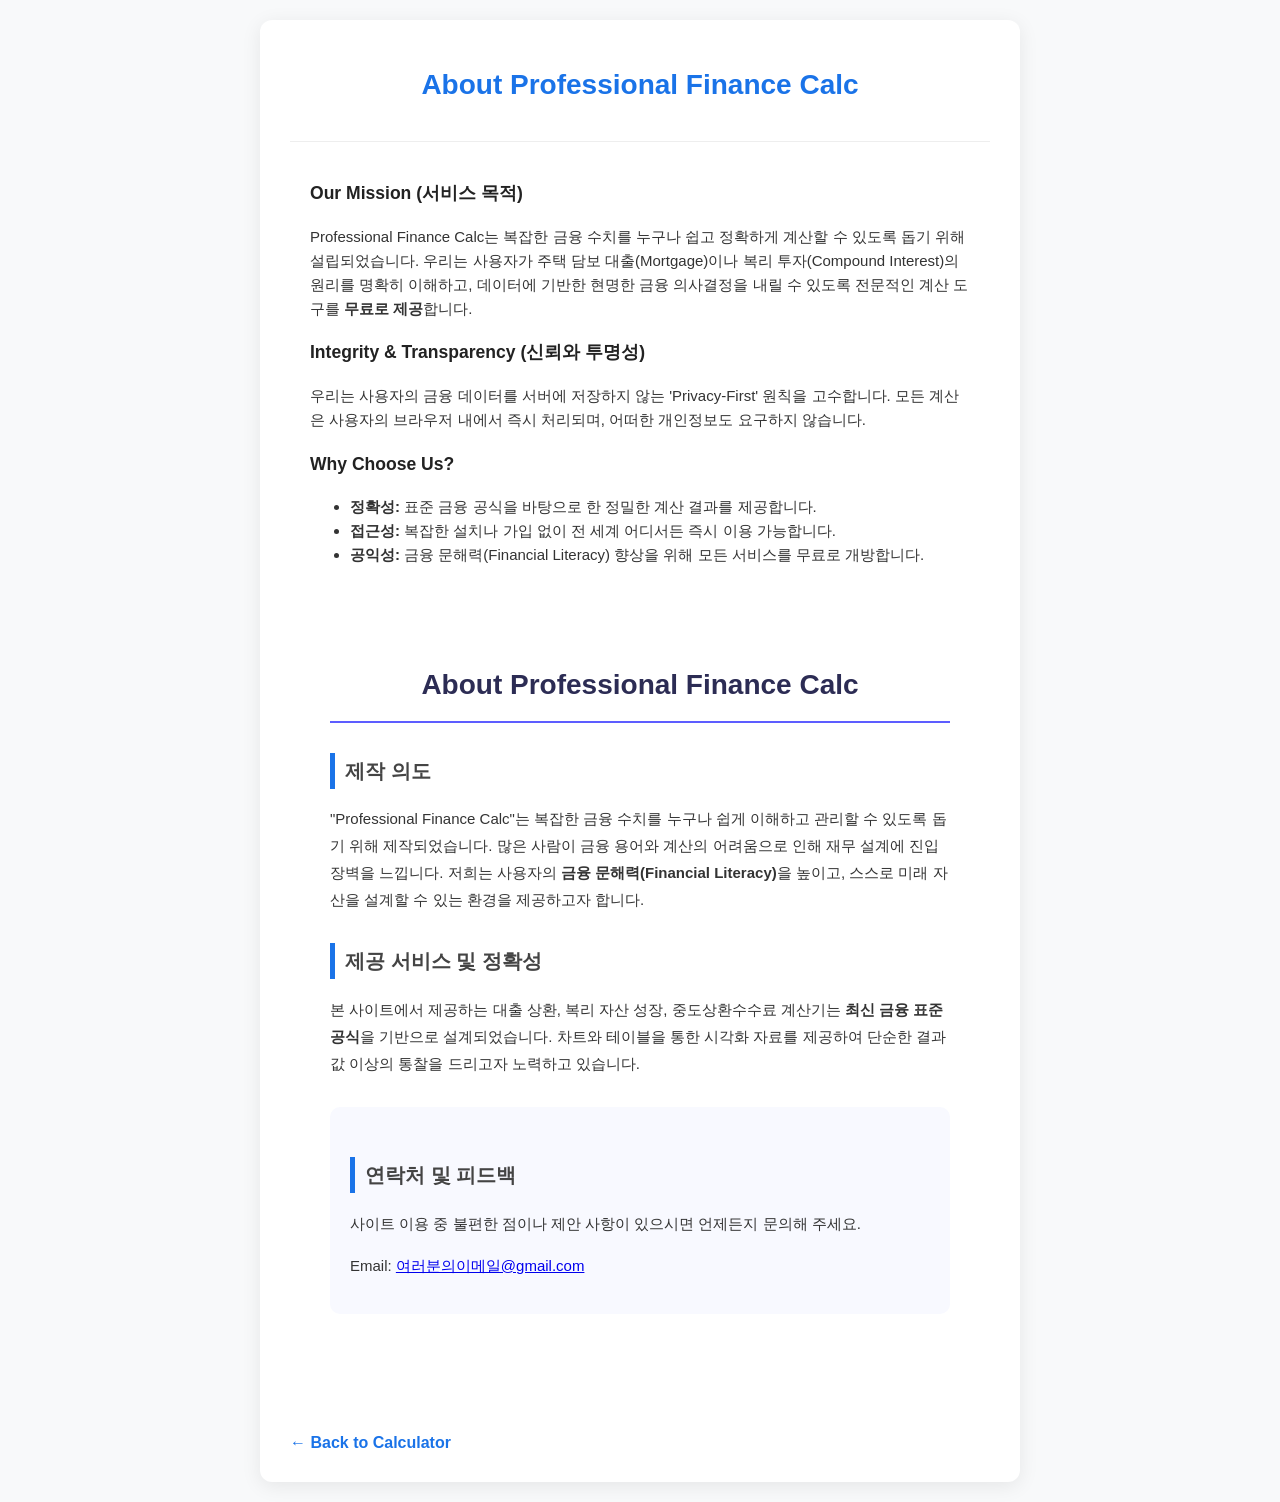
<file: about.html>
<!DOCTYPE html>
<html lang="ko">
<head>
    <meta charset="UTF-8">
    <meta name="viewport" content="width=device-width, initial-scale=1.0">
    <title>About Us | Professional Finance Calc</title>
    <link rel="stylesheet" href="style.css">
</head>
<body>
    <div class="container">
        <h1>About Professional Finance Calc</h1>
        
        <section class="info-section" style="text-align: left;">
            <h3> Our Mission (서비스 목적)</h3>
            <p>
                Professional Finance Calc는 복잡한 금융 수치를 누구나 쉽고 정확하게 계산할 수 있도록 돕기 위해 설립되었습니다. 
                우리는 사용자가 주택 담보 대출(Mortgage)이나 복리 투자(Compound Interest)의 원리를 명확히 이해하고, 
                데이터에 기반한 현명한 금융 의사결정을 내릴 수 있도록 전문적인 계산 도구를 <strong>무료로 제공</strong>합니다.
            </p>

            <h3> Integrity & Transparency (신뢰와 투명성)</h3>
            <p>
                우리는 사용자의 금융 데이터를 서버에 저장하지 않는 'Privacy-First' 원칙을 고수합니다. 
                모든 계산은 사용자의 브라우저 내에서 즉시 처리되며, 어떠한 개인정보도 요구하지 않습니다.
            </p>

            <h3> Why Choose Us?</h3>
            <ul>
                <li><strong>정확성:</strong> 표준 금융 공식을 바탕으로 한 정밀한 계산 결과를 제공합니다.</li>
                <li><strong>접근성:</strong> 복잡한 설치나 가입 없이 전 세계 어디서든 즉시 이용 가능합니다.</li>
                <li><strong>공익성:</strong> 금융 문해력(Financial Literacy) 향상을 위해 모든 서비스를 무료로 개방합니다.</li>
            </ul>

            <main style="max-width: 800px; margin: 50px auto; padding: 20px; line-height: 1.8;">
    <h1 style="color: #2c2c54; border-bottom: 2px solid #5d5dff; padding-bottom: 10px;">About Professional Finance Calc</h1>
    
    <section style="margin-top: 30px;">
        <h2>제작 의도</h2>
        <p>
            "Professional Finance Calc"는 복잡한 금융 수치를 누구나 쉽게 이해하고 관리할 수 있도록 돕기 위해 제작되었습니다. 
            많은 사람이 금융 용어와 계산의 어려움으로 인해 재무 설계에 진입 장벽을 느낍니다. 
            저희는 사용자의 <strong>금융 문해력(Financial Literacy)</strong>을 높이고, 스스로 미래 자산을 설계할 수 있는 환경을 제공하고자 합니다.
        </p>
    </section>

    <section style="margin-top: 30px;">
        <h2>제공 서비스 및 정확성</h2>
        <p>
            본 사이트에서 제공하는 대출 상환, 복리 자산 성장, 중도상환수수료 계산기는 <strong>최신 금융 표준 공식</strong>을 기반으로 설계되었습니다. 
            차트와 테이블을 통한 시각화 자료를 제공하여 단순한 결과값 이상의 통찰을 드리고자 노력하고 있습니다.
        </p>
    </section>

    <section style="margin-top: 30px; background: #f8f9ff; padding: 20px; border-radius: 10px;">
        <h2>연락처 및 피드백</h2>
        <p>사이트 이용 중 불편한 점이나 제안 사항이 있으시면 언제든지 문의해 주세요.</p>
        <p>Email: <a href="mailto:여러분의이메일@gmail.com">여러분의이메일@gmail.com</a></p>
    </section>
</main>
        </section>

        <footer style="margin-top: 30px;">
            <a href="index.html" style="color: #1a73e8; text-decoration: none; font-weight: bold;">← Back to Calculator</a>
        </footer>
    </div>
</body>
</html>
</file>
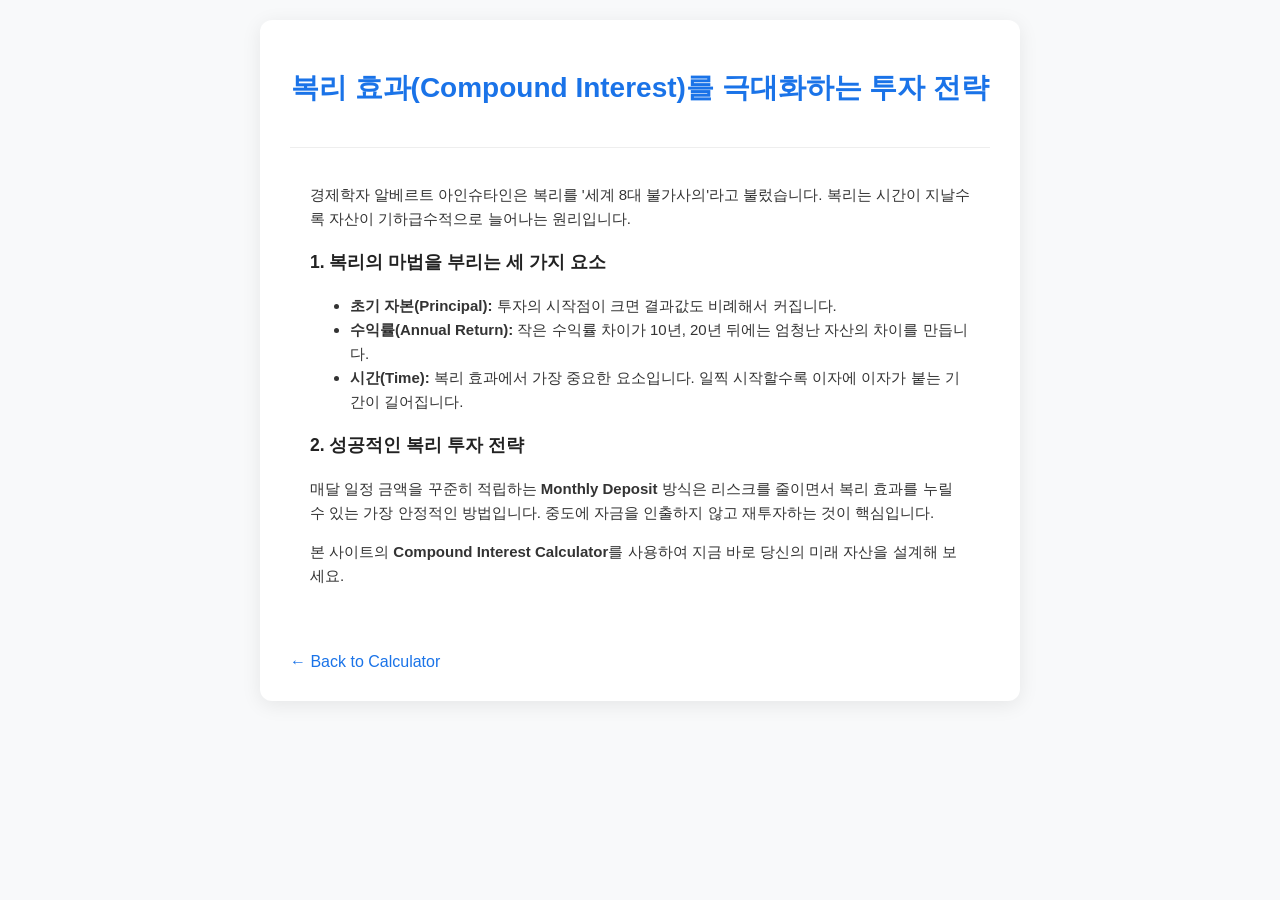
<file: compound-strategy.html>
<!DOCTYPE html>
<html lang="ko">
<head>
    <meta charset="UTF-8">
    <title>Compound Interest Strategy | Professional Finance Calc</title>
    <link rel="stylesheet" href="style.css">
</head>
<body>
    <div class="container">
        <h1>복리 효과(Compound Interest)를 극대화하는 투자 전략</h1>
        <article class="info-section" style="text-align: left;">
            <p>경제학자 알베르트 아인슈타인은 복리를 '세계 8대 불가사의'라고 불렀습니다. 복리는 시간이 지날수록 자산이 기하급수적으로 늘어나는 원리입니다.</p>
            
            <h3>1. 복리의 마법을 부리는 세 가지 요소</h3>
            <ul>
                <li><strong>초기 자본(Principal):</strong> 투자의 시작점이 크면 결과값도 비례해서 커집니다.</li>
                <li><strong>수익률(Annual Return):</strong> 작은 수익률 차이가 10년, 20년 뒤에는 엄청난 자산의 차이를 만듭니다.</li>
                <li><strong>시간(Time):</strong> 복리 효과에서 가장 중요한 요소입니다. 일찍 시작할수록 이자에 이자가 붙는 기간이 길어집니다.</li>
            </ul>

            <h3>2. 성공적인 복리 투자 전략</h3>
            <p>매달 일정 금액을 꾸준히 적립하는 <strong>Monthly Deposit</strong> 방식은 리스크를 줄이면서 복리 효과를 누릴 수 있는 가장 안정적인 방법입니다. 중도에 자금을 인출하지 않고 재투자하는 것이 핵심입니다.</p>
            
            <p>본 사이트의 <strong>Compound Interest Calculator</strong>를 사용하여 지금 바로 당신의 미래 자산을 설계해 보세요.</p>
        </article>
        <footer style="margin-top: 30px;">
            <a href="index.html" style="color: #1a73e8; text-decoration: none;">← Back to Calculator</a>
        </footer>
    </div>
</body>
</html>
</file>
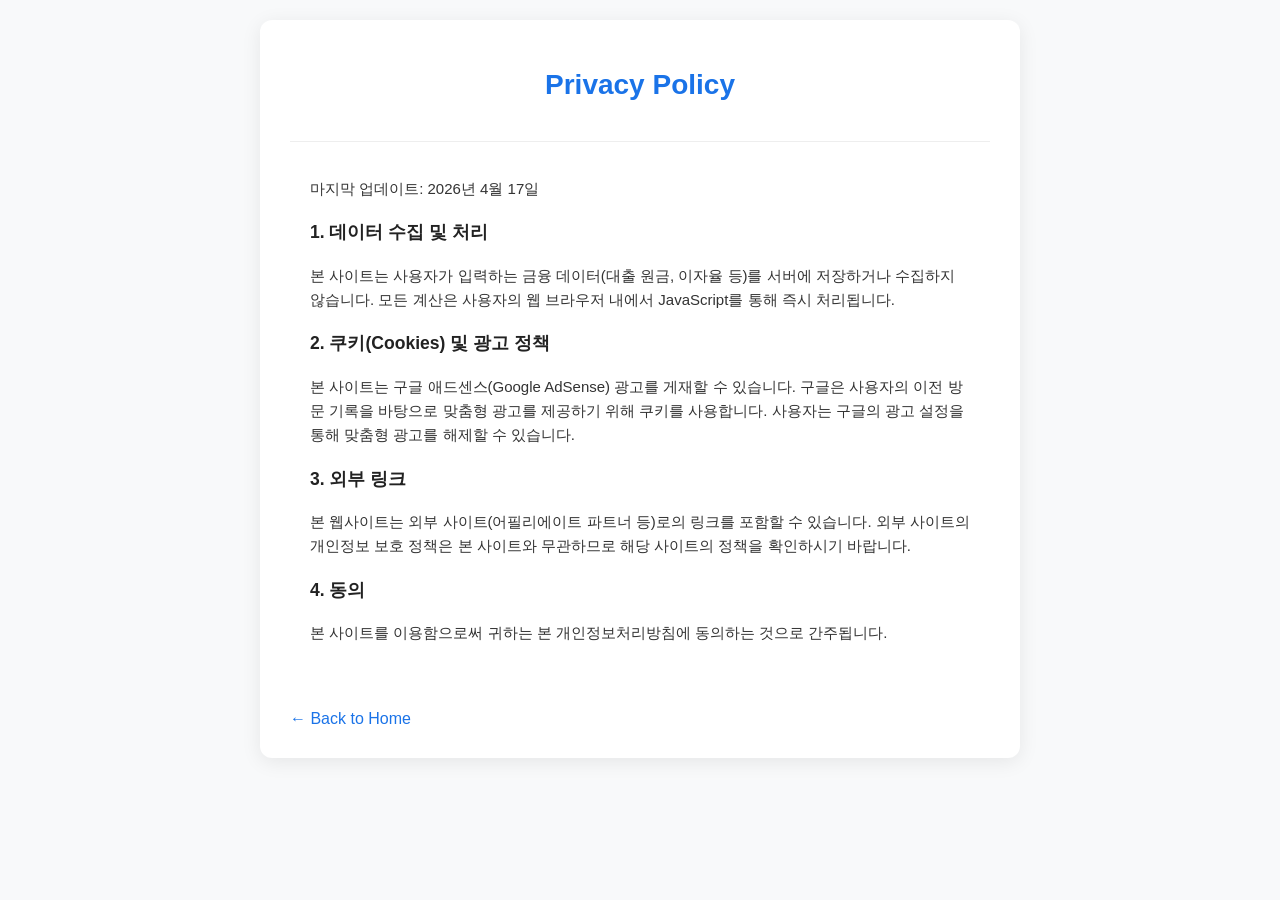
<file: privacy.html>
<!DOCTYPE html>
<html lang="ko">
<head>
    <meta charset="UTF-8">
    <title>Privacy Policy | Professional Finance Calc</title>
    <link rel="stylesheet" href="style.css">
</head>
<body>
    <div class="container">
        <h1>Privacy Policy</h1>
        <section class="info-section" style="text-align: left;">
            <p>마지막 업데이트: 2026년 4월 17일</p>
            
            <h3>1. 데이터 수집 및 처리</h3>
            <p>본 사이트는 사용자가 입력하는 금융 데이터(대출 원금, 이자율 등)를 서버에 저장하거나 수집하지 않습니다. 모든 계산은 사용자의 웹 브라우저 내에서 JavaScript를 통해 즉시 처리됩니다.</p>

            <h3>2. 쿠키(Cookies) 및 광고 정책</h3>
            <p>본 사이트는 구글 애드센스(Google AdSense) 광고를 게재할 수 있습니다. 구글은 사용자의 이전 방문 기록을 바탕으로 맞춤형 광고를 제공하기 위해 쿠키를 사용합니다. 사용자는 구글의 광고 설정을 통해 맞춤형 광고를 해제할 수 있습니다.</p>

            <h3>3. 외부 링크</h3>
            <p>본 웹사이트는 외부 사이트(어필리에이트 파트너 등)로의 링크를 포함할 수 있습니다. 외부 사이트의 개인정보 보호 정책은 본 사이트와 무관하므로 해당 사이트의 정책을 확인하시기 바랍니다.</p>

            <h3>4. 동의</h3>
            <p>본 사이트를 이용함으로써 귀하는 본 개인정보처리방침에 동의하는 것으로 간주됩니다.</p>
        </section>
        <footer style="margin-top: 30px;">
            <a href="index.html" style="color: #1a73e8; text-decoration: none;">← Back to Home</a>
        </footer>
    </div>
</body>
</html>
</file>
<file: style.css>
body { font-family: 'Segoe UI', Roboto, sans-serif; background-color: #f8f9fa; color: #333; margin: 0; padding: 20px; }
.container { max-width: 700px; margin: 0 auto; background: #fff; padding: 30px; border-radius: 12px; box-shadow: 0 4px 20px rgba(0,0,0,0.08); }
h1 { color: #1a73e8; text-align: center; font-size: 28px; }
h2 { font-size: 20px; color: #444; border-left: 5px solid #1a73e8; padding-left: 10px; margin-top: 30px; }
.input-group { margin-bottom: 15px; text-align: left; }
label { display: block; font-size: 14px; font-weight: 600; margin-bottom: 5px; color: #666; }
input { width: 100%; padding: 12px; border: 1px solid #ddd; border-radius: 6px; box-sizing: border-box; font-size: 16px; }
button { width: 100%; padding: 15px; background: #1a73e8; color: white; border: none; border-radius: 6px; font-size: 16px; font-weight: bold; cursor: pointer; margin-top: 10px; }
button:hover { background: #1557b0; }
.result-text { margin-top: 20px; padding: 15px; background: #e8f0fe; border-radius: 6px; font-size: 18px; color: #1967d2; text-align: center; }
.info-section { margin-top: 40px; padding: 20px; background: #fff; border-top: 1px solid #eee; font-size: 15px; line-height: 1.6; }
.info-section h3 { color: #222; }
.ad-slot { margin-top: 30px; border: 1px dashed #ccc; padding: 40px; text-align: center; color: #999; border-radius: 8px; }
/* 결과 텍스트 강조 스타일 */
.highlight {
    color: #5d5dff !important;
    font-size: 1.2rem;
    font-weight: bold;
}

.result-text {
    margin-top: 15px;
    padding: 15px;
    background-color: #f8f9ff;
    border-radius: 8px;
    text-align: center;
    min-height: 1.5em;
    color: #333;
}
</file>
